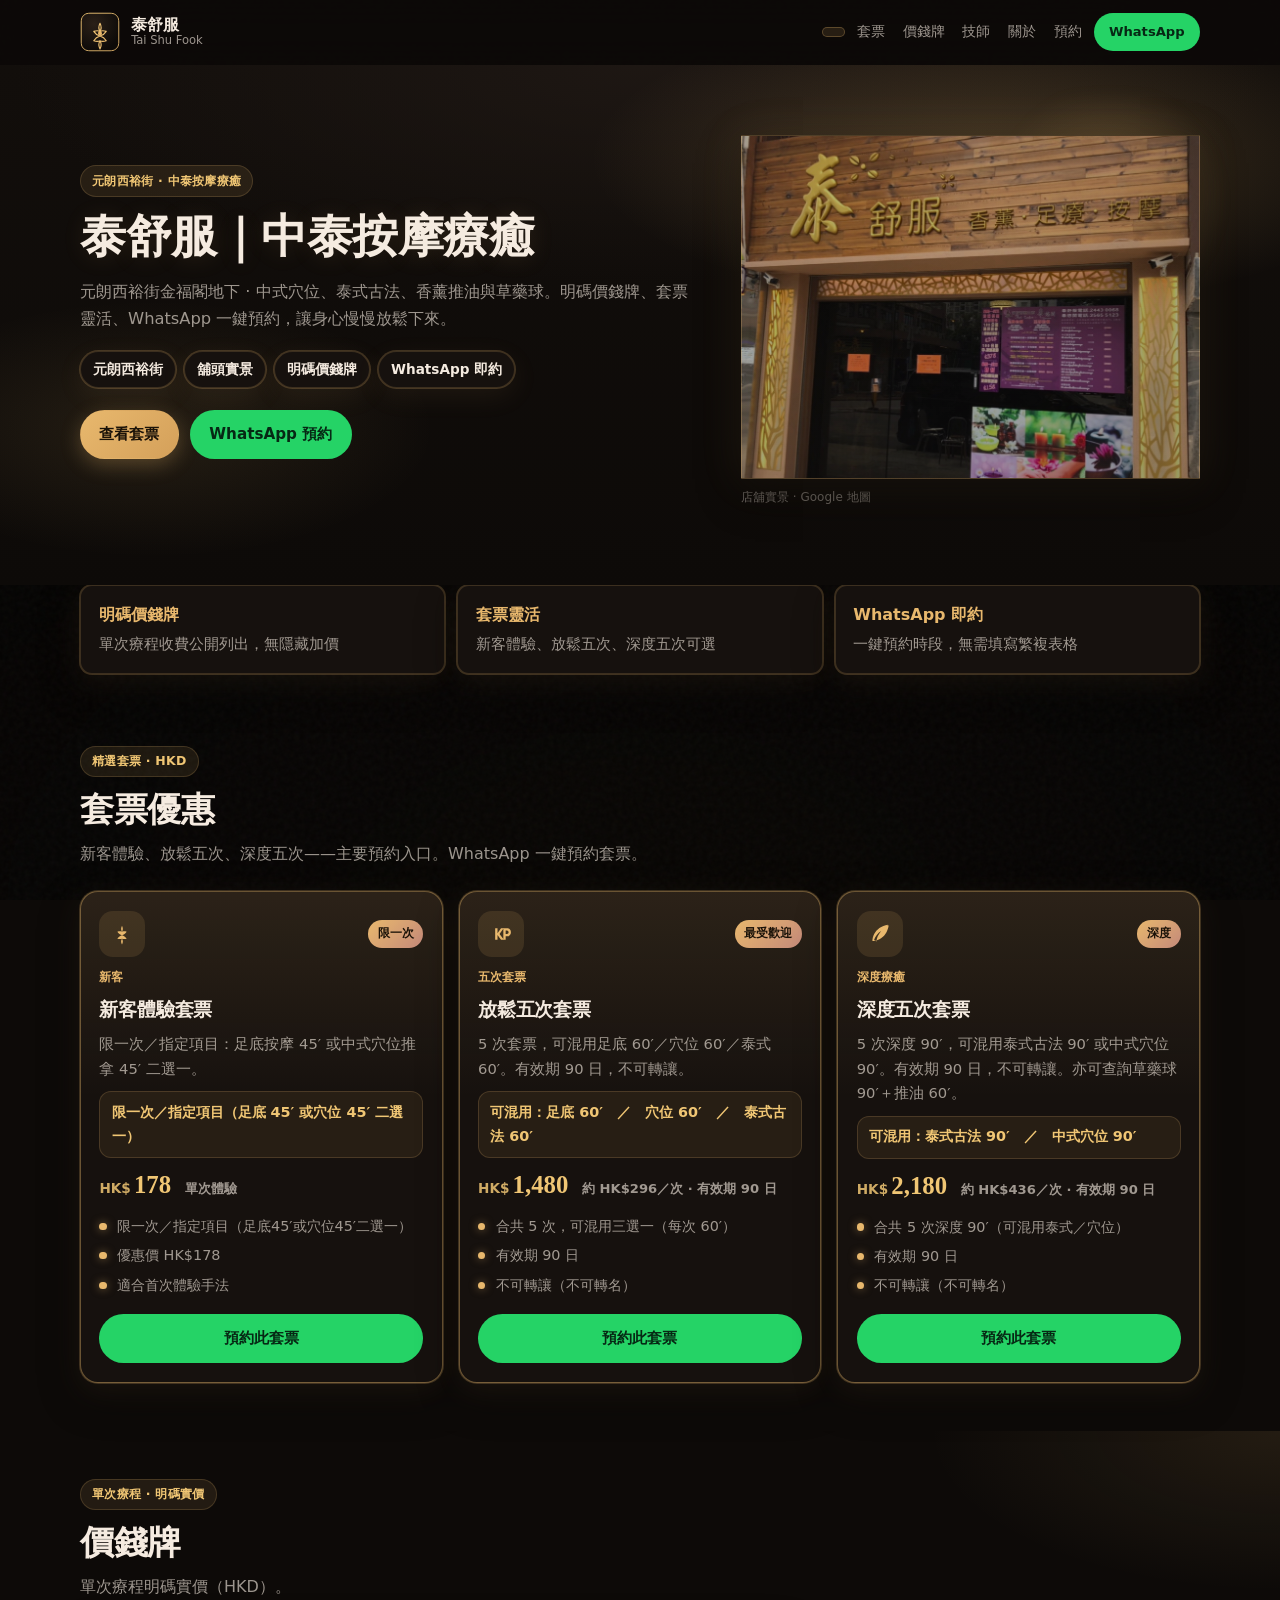
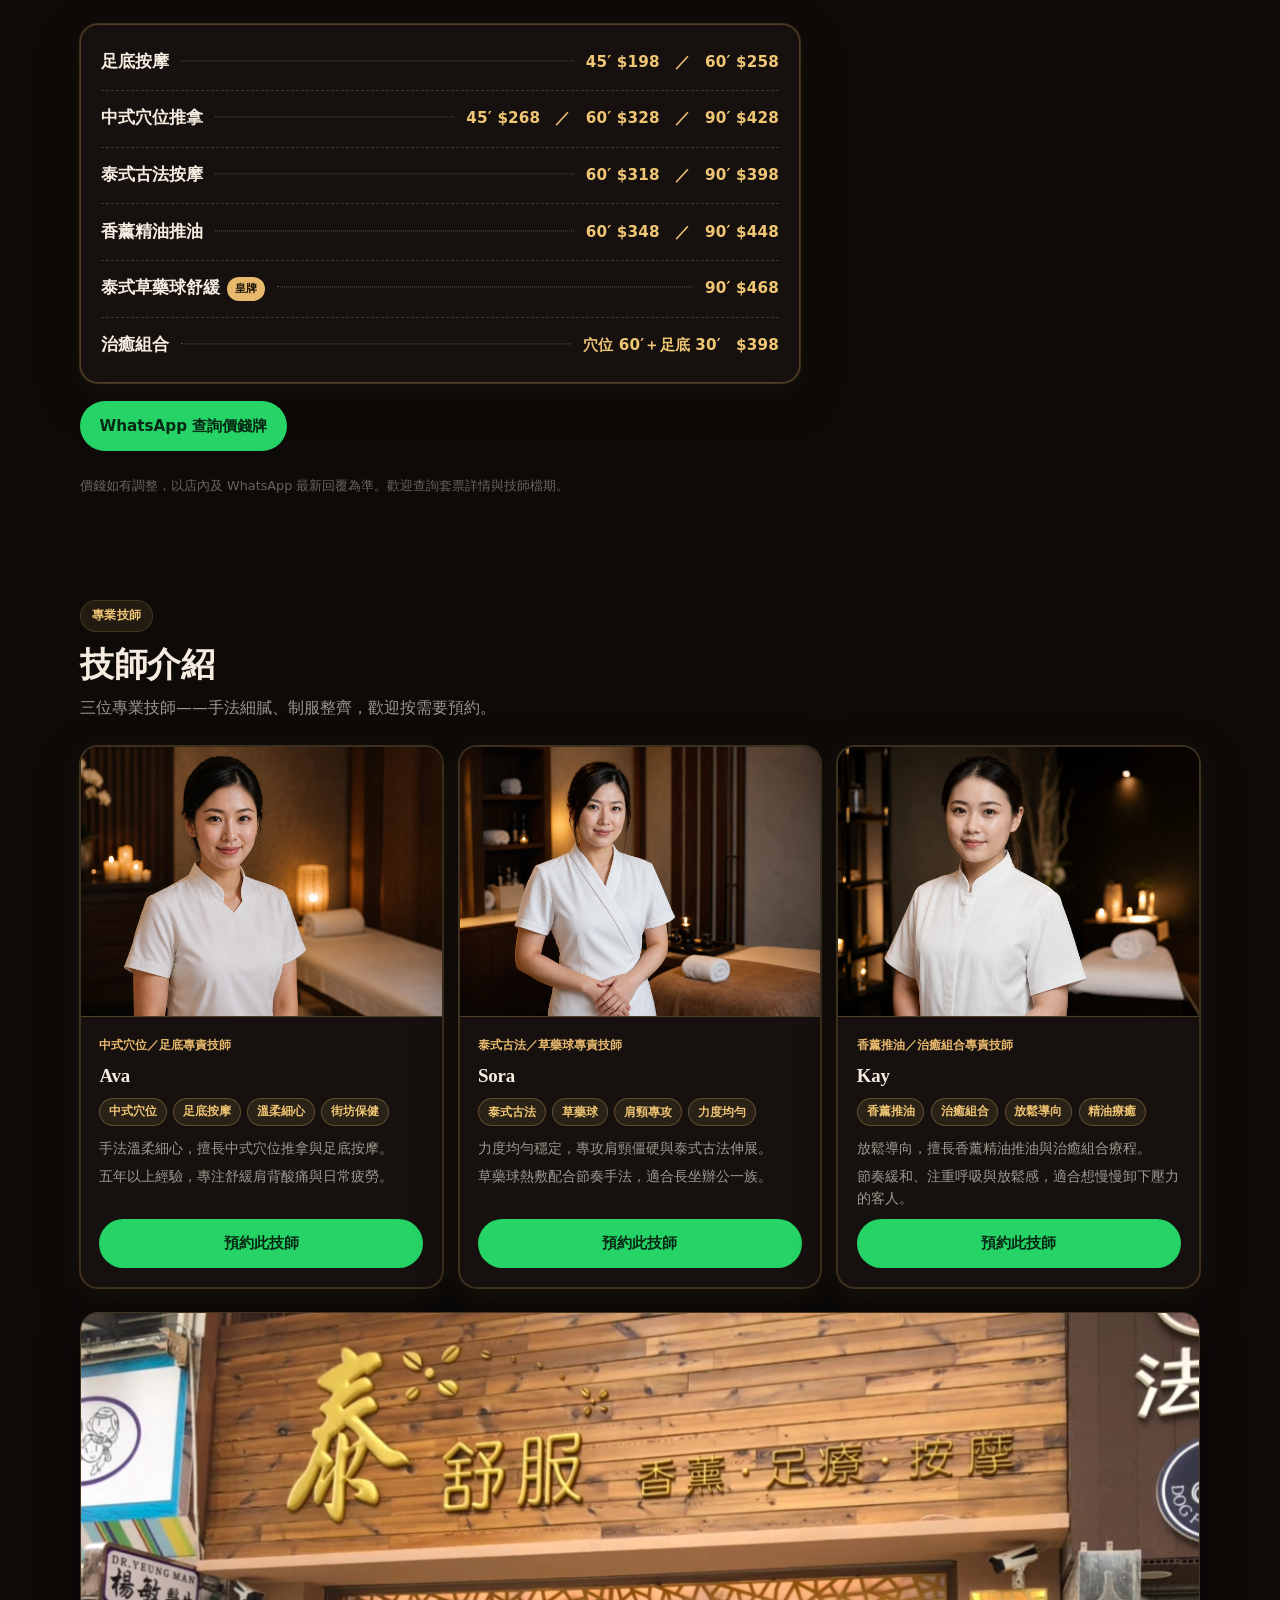
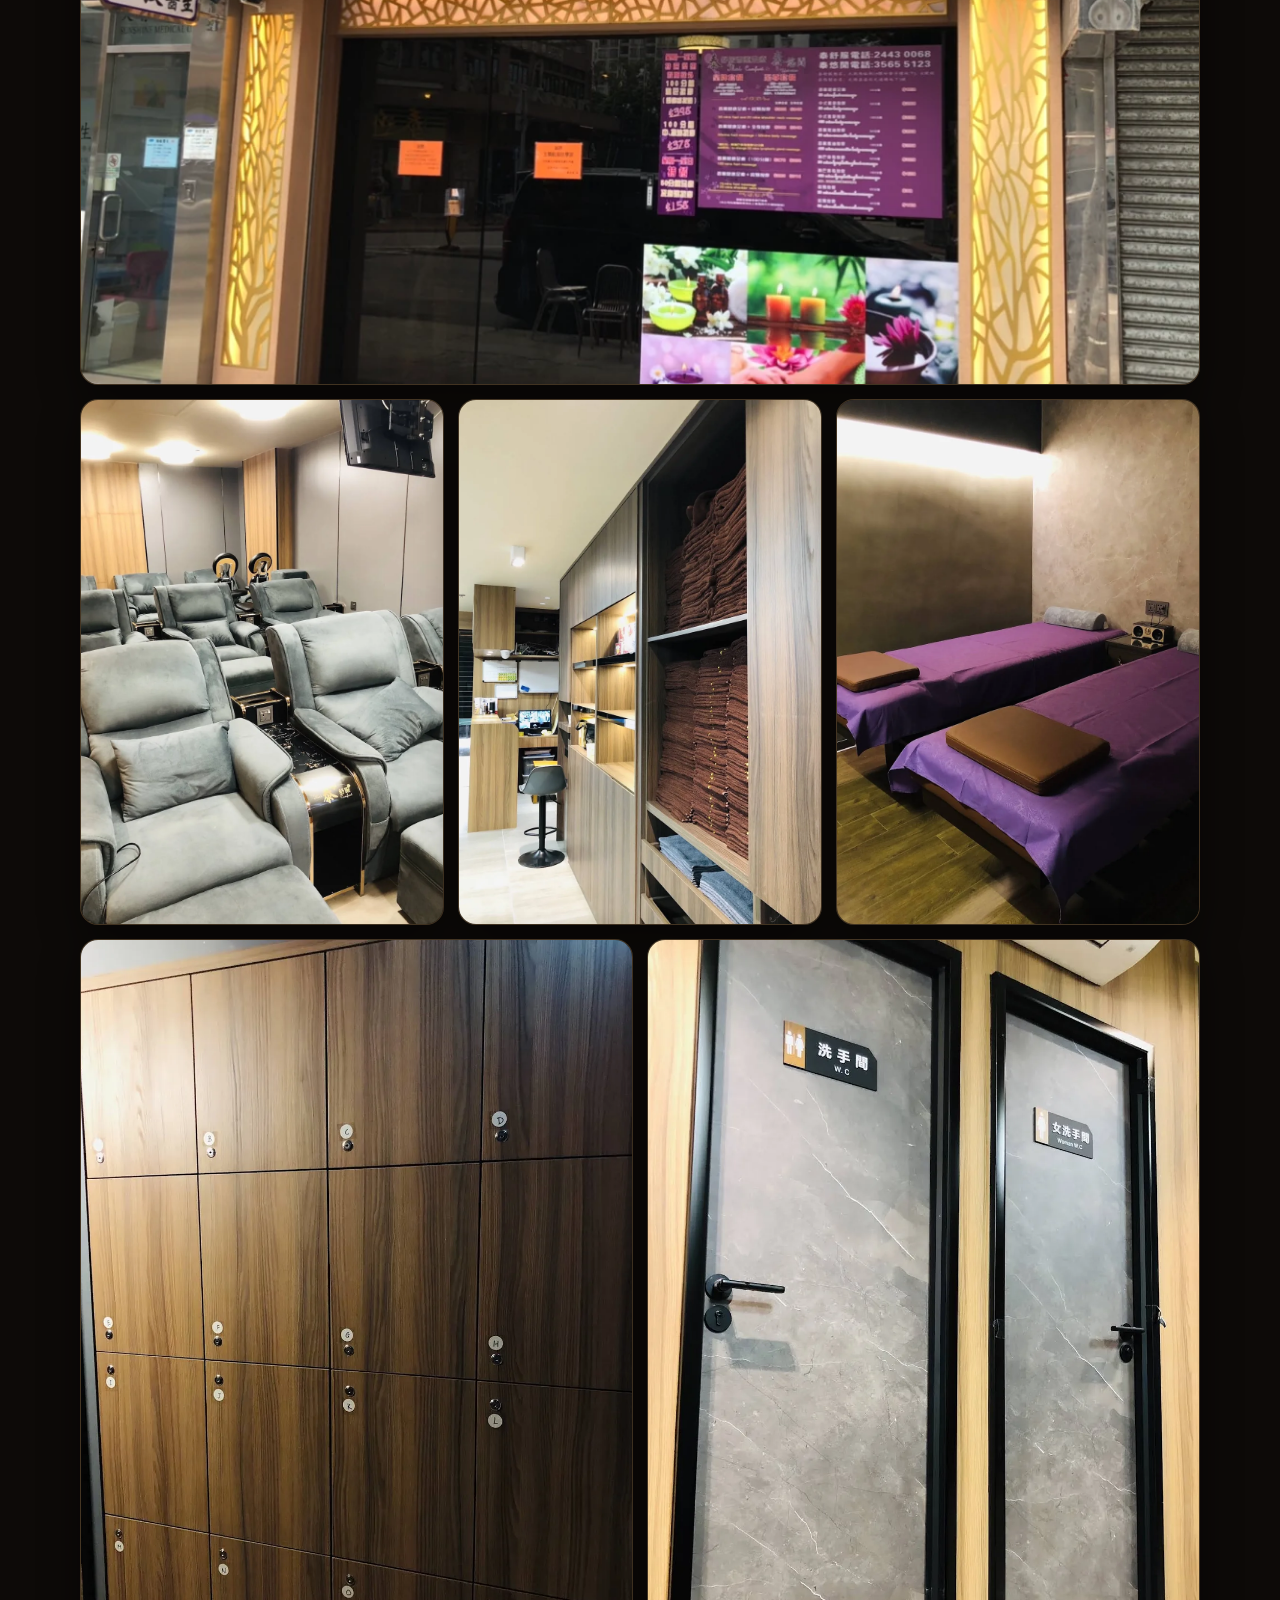
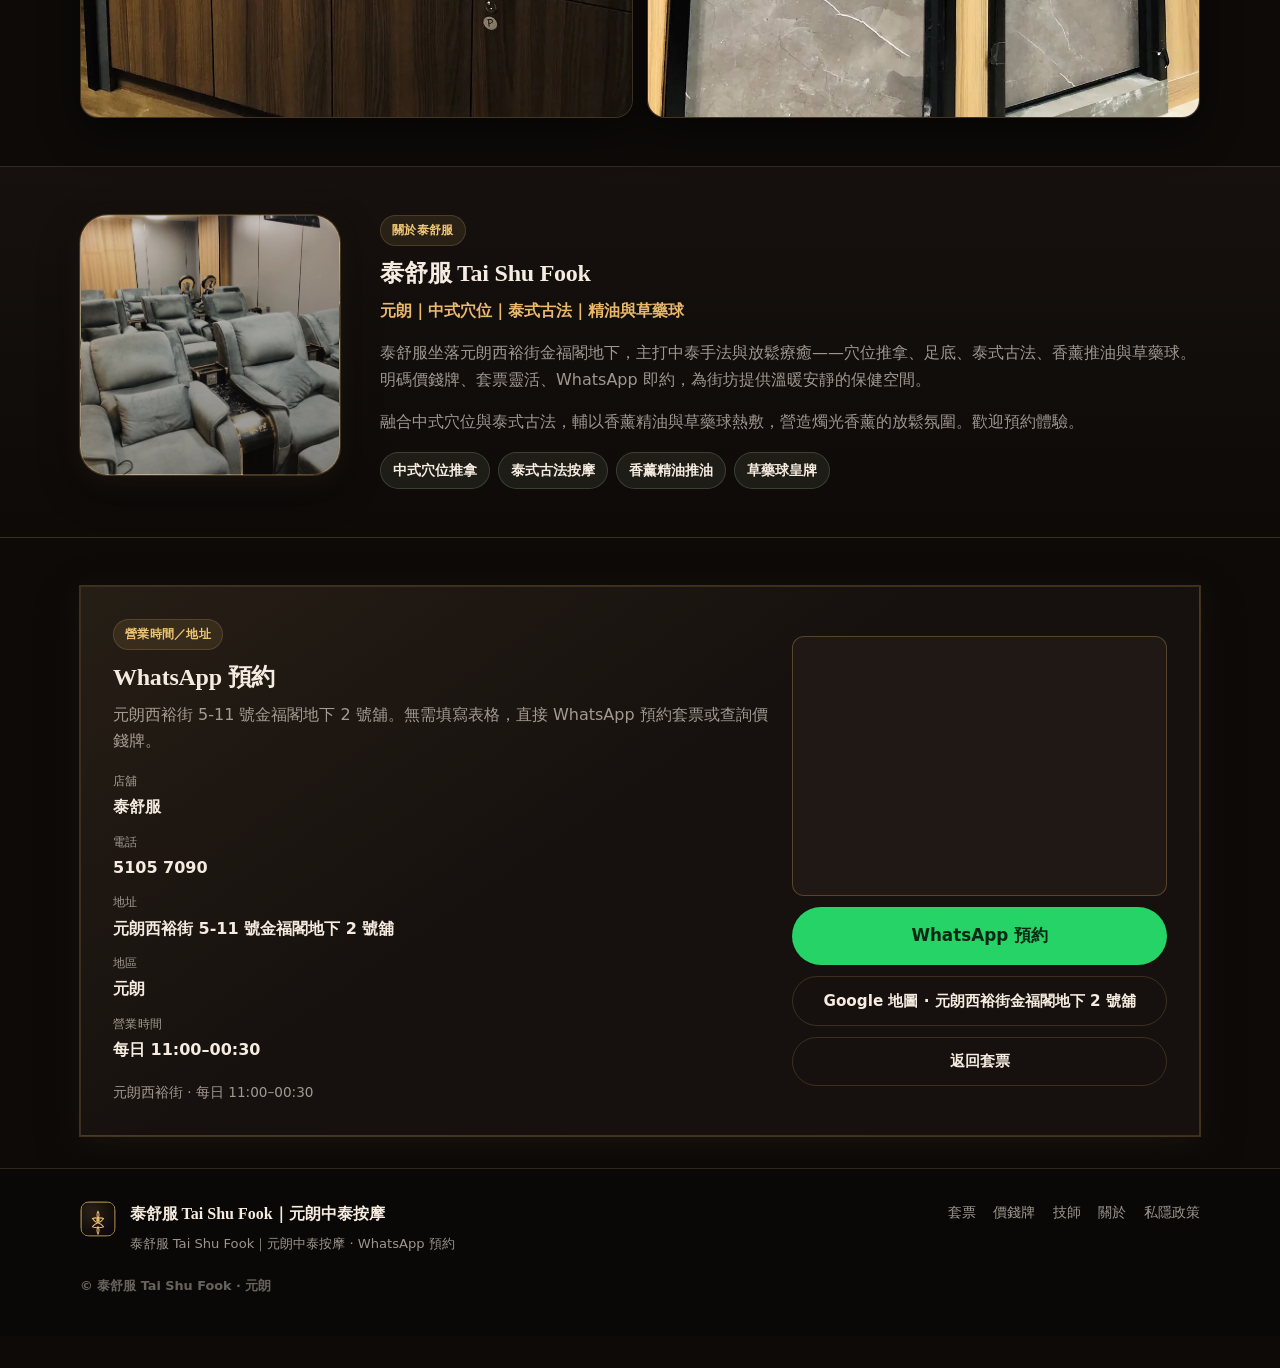
<file: index.html>
<!DOCTYPE html>
<html lang="zh-Hant">
<head>
  <meta charset="utf-8" />
  <meta name="viewport" content="width=device-width, initial-scale=1" />
  <meta name="theme-color" content="#0d0a08" />
  <meta name="description" content="泰舒服位於元朗西裕街金福閣地下，提供中式穴位、泰式古法、香薰推油與草藥球按摩。明碼價錢牌、靈活套票，WhatsApp 一鍵預約。" />
  <meta property="og:title" content="泰舒服｜元朗按摩・中泰推拿・香薰推油" />
  <meta property="og:description" content="泰舒服位於元朗西裕街金福閣地下，提供中式穴位、泰式古法、香薰推油與草藥球按摩。明碼價錢牌、靈活套票，WhatsApp 一鍵預約。" />
  <meta property="og:type" content="website" />
  <title>泰舒服｜元朗按摩・中泰推拿・香薰推油</title>
  <link rel="icon" href="assets/favicon.svg" type="image/svg+xml" />
  <link rel="stylesheet" href="css/site.css" />
  <link rel="stylesheet" href="css/dark-overrides.css" />
</head>
<body>
  <a class="skip-link" href="#main">跳至內容</a>

  <header class="site-header">
    <div class="container header-inner">
      <a class="brand" href="#top" aria-label="泰舒服 Tai Shu Fook">
        <img src="assets/logo.svg" width="40" height="40" alt="" />
        <span class="brand-text">
          <strong data-cms="brandZh">泰舒服</strong>
          <small data-cms="brandEn">Tai Shu Fook</small>
        </span>
      </a>
      <span class="starter-pill" data-cms="starterBadge" hidden></span>
      <nav class="nav-desktop" aria-label="主要">
        <a href="#packages">套票</a>
        <a href="#priceboard">價錢牌</a>
        <a href="#therapists">技師</a>
        <a href="#about">關於</a>
        <a href="#contact">預約</a>
      </nav>
      <a class="btn btn-wa btn-sm header-wa" href="https://wa.me/85251057090" target="_blank" rel="noopener" data-cms-wa>WhatsApp</a>
      <button class="menu-toggle" type="button" aria-expanded="false" aria-controls="drawer" aria-label="開啟選單">
        <span></span><span></span><span></span>
      </button>
    </div>
    <div id="drawer" class="nav-drawer" hidden>
      <nav aria-label="流動選單">
        <a href="#packages">精選套票</a>
        <a href="#priceboard">價錢牌</a>
        <a href="#therapists">技師介紹</a>
        <a href="#about">關於泰舒服</a>
        <a href="#contact">WhatsApp 預約</a>
      </nav>
    </div>
  </header>

  <main id="main">
    <section id="top" class="hero">
      <div class="hero-bg" aria-hidden="true"></div>
      <div class="container hero-grid">
        <div class="hero-copy">
          <p class="eyebrow" data-cms="heroEyebrow">元朗西裕街 · 中泰按摩療癒</p>
          <h1 data-cms="heroTitle">泰舒服｜中泰按摩療癒</h1>
          <p class="lede" data-cms="heroLede">元朗西裕街金福閣地下 · 中式穴位、泰式古法、香薰推油與草藥球。明碼價錢牌、套票靈活、WhatsApp 一鍵預約，讓身心慢慢放鬆下來。</p>
          <ul class="hero-chips" data-cms="heroChips">
            <li>元朗西裕街</li>
            <li>舖頭實景</li>
            <li>明碼價錢牌</li>
            <li>WhatsApp 即約</li>
          </ul>
          <div class="hero-cta">
            <a class="btn btn-primary" href="#packages">查看套票</a>
            <a class="btn btn-wa" href="https://wa.me/85251057090" target="_blank" rel="noopener" data-cms-wa>WhatsApp 預約</a>
          </div>
          <p class="demo-banner" data-cms="templateNote" hidden></p>
        </div>
        <div class="hero-visual">
          <div class="hero-photo" role="img" aria-label="泰舒服元朗店舖門面"></div>
          <p class="photo-credit" data-cms="heroCredit">店舖實景 · Google 地圖</p>
        </div>
      </div>
    </section>

    <section class="trust-section" aria-label="信任重點">
      <div class="container">
        <ul class="trust-list" data-cms="trust"></ul>
      </div>
    </section>

    <section id="packages" class="section packages-section">
      <div class="container">
        <header class="section-head">
          <p class="eyebrow">精選套票 · HKD</p>
          <h2>套票優惠</h2>
          <p class="section-lede">新客體驗、放鬆五次、深度五次——主要預約入口。WhatsApp 一鍵預約套票。</p>
        </header>
        <div class="pkg-grid featured-grid" data-cms="packages"></div>
      </div>
    </section>

    <section id="priceboard" class="section priceboard-section">
      <div class="container">
        <header class="section-head">
          <p class="eyebrow">單次療程 · 明碼實價</p>
          <h2 data-cms="priceBoardHeading">價錢牌</h2>
          <p class="section-lede" data-cms="priceBoardLede">單次療程明碼實價（HKD）。</p>
        </header>
        <div class="menu-board-wrap" data-cms="priceBoard"></div>
        <p class="pricing-footnote" data-cms="pricingFootnote"></p>
      </div>
    </section>

    <section id="therapists" class="section therapists-section">
      <div class="container">
        <header class="section-head">
          <p class="eyebrow" data-cms="therapistsEyebrow">專業技師</p>
          <h2 data-cms="therapistsHeading">技師介紹</h2>
          <p class="section-lede" data-cms="therapistsLede">三位專業技師——手法細膩、制服整齊，歡迎按需要預約。</p>
        </header>
        <div class="therapist-grid" data-cms="therapists"></div>
        <div class="shop-gallery" data-cms="shopGallery" aria-label="店舖實景"></div>
      </div>
    </section>

    <section id="about" class="section about-section">
      <div class="container about-grid">
        <div class="about-portrait">
          <div class="about-avatar" data-cms="aboutPhoto" role="img" aria-label="泰舒服元朗店舖外觀"><span>泰</span></div>
        </div>
        <div class="about-copy">
          <p class="eyebrow" data-cms="aboutKicker">關於泰舒服</p>
          <h2 data-cms="aboutName">泰舒服 Tai Shu Fook</h2>
          <p class="about-role" data-cms="aboutRole">元朗｜中式穴位｜泰式古法｜精油與草藥球</p>
          <p data-cms="aboutBio"></p>
          <p data-cms="aboutBio2"></p>
          <ul class="about-highlights" data-cms="aboutHighlights"></ul>
        </div>
      </div>
    </section>

    <section id="contact" class="section contact-section">
      <div class="container contact-card">
        <div>
          <p class="eyebrow">營業時間／地址</p>
          <h2 data-cms="contactHeading">WhatsApp 預約</h2>
          <p data-cms="contactBody">元朗西裕街 5-11 號金福閣地下 2 號舖。無需填寫表格，直接 WhatsApp 預約套票或查詢價錢牌。</p>
          <dl class="contact-meta">
            <div>
              <dt>店舖</dt>
              <dd data-cms="contactTitle">泰舒服</dd>
            </div>
            <div>
              <dt>電話</dt>
              <dd><span data-cms="phoneDisplay">5105 7090</span></dd>
            </div>
            <div>
              <dt>地址</dt>
              <dd data-cms="address">元朗西裕街 5-11 號金福閣地下 2 號舖</dd>
            </div>
            <div>
              <dt>地區</dt>
              <dd data-cms="area">元朗</dd>
            </div>
            <div>
              <dt>營業時間</dt>
              <dd data-cms="hours">每日 11:00–00:30</dd>
            </div>
          </dl>
          <p class="demo-note" data-cms="demoNote" hidden></p>
          <p class="contact-tagline" data-cms="contactTagline">元朗西裕街 · 每日 11:00–00:30</p>
        </div>
        <div class="contact-actions">
          <iframe class="maps-embed" data-cms="mapsEmbed" title="泰舒服 Google 地圖" src="https://www.google.com/maps?q=22.4420497,114.0265905&hl=zh-HK&z=17&output=embed" loading="lazy" referrerpolicy="no-referrer-when-downgrade"></iframe>
          <a class="btn btn-wa btn-lg" href="https://wa.me/85251057090" target="_blank" rel="noopener" data-cms-wa>WhatsApp 預約</a>
          <a class="btn btn-ghost" href="https://maps.app.goo.gl/AGKSUeXps7ZLtECc6" target="_blank" rel="noopener" data-cms-maps>Google 地圖</a>
          <a class="btn btn-ghost" href="#packages">返回套票</a>
        </div>
      </div>
    </section>
  </main>

  <footer class="site-footer">
    <div class="container footer-inner">
      <div class="footer-brand">
        <img src="assets/logo.svg" width="36" height="36" alt="" />
        <div>
          <strong data-cms="brandTagline">泰舒服 Tai Shu Fook｜元朗中泰按摩</strong>
          <p data-cms="footerTag">泰舒服 Tai Shu Fook｜元朗中泰按摩 · WhatsApp 預約</p>
        </div>
      </div>
      <nav class="footer-nav" aria-label="頁尾">
        <a href="#packages">套票</a>
        <a href="#priceboard">價錢牌</a>
        <a href="#therapists">技師</a>
        <a href="#about">關於</a>
        <a href="privacy.html">私隱政策</a>
      </nav>
      <p class="footer-stamp">© 泰舒服 Tai Shu Fook · 元朗</p>
    </div>
  </footer>

  <a class="sticky-wa is-visible" href="https://wa.me/85251057090" target="_blank" rel="noopener" data-cms-wa aria-label="WhatsApp 預約">
    <svg viewBox="0 0 32 32" aria-hidden="true"><path fill="currentColor" d="M16 3C9.4 3 4 8.2 4 14.6c0 2.3.7 4.4 1.9 6.2L4 29l8.4-1.9c1.7.9 3.6 1.4 5.6 1.4 6.6 0 12-5.2 12-11.6S22.6 3 16 3zm0 21.1c-1.7 0-3.3-.4-4.7-1.2l-.3-.2-5 .1 1.1-4.8-.2-.3A9 9 0 0 1 7 14.6C7 9.9 11 6.1 16 6.1s9 3.8 9 8.5-4 9.5-9 9.5zm5-6.5c-.3-.1-1.6-.8-1.8-.9-.2-.1-.4-.1-.6.1-.2.3-.7.9-.8 1.1-.1.2-.3.2-.5.1-1.5-.7-2.5-1.2-3.5-2.8-.3-.4.3-.4.8-1.3.1-.2 0-.3 0-.5l-.8-1.9c-.2-.5-.4-.4-.6-.4h-.5c-.2 0-.5.1-.7.3-.2.3-.9.9-.9 2.1s.9 2.5 1 2.6c.1.2 1.8 2.9 4.5 3.9 1.6.6 2.2.7 3 .6.5-.1 1.6-.6 1.8-1.3.2-.6.2-1.2.1-1.3-.1-.1-.3-.2-.6-.3z"/></svg>
    <span>WhatsApp</span>
  </a>

  <script src="js/content.js" defer></script>
  <script src="js/site.js" defer></script>
</body>
</html>
</file>
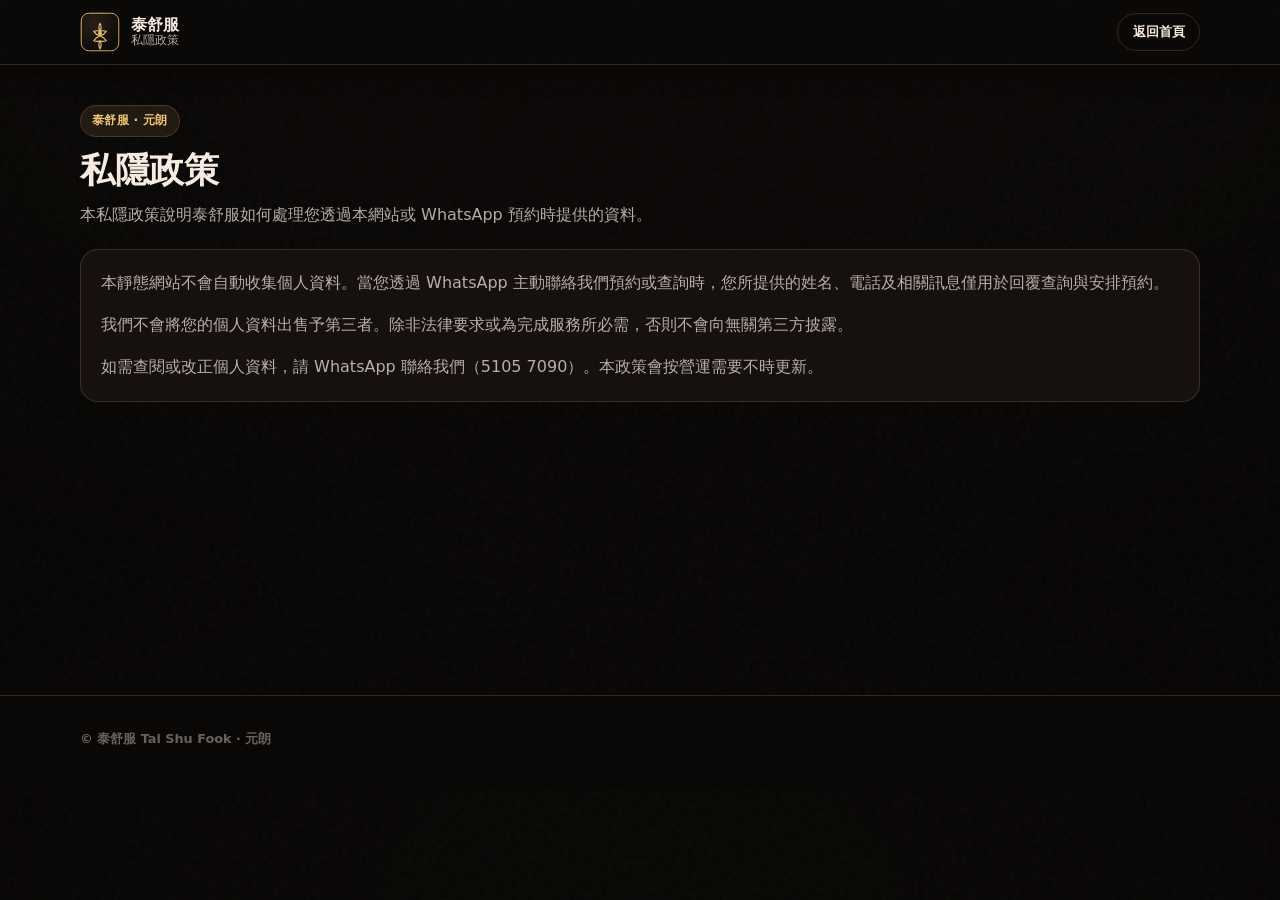
<file: privacy.html>
<!DOCTYPE html>
<html lang="zh-Hant">
<head>
  <meta charset="utf-8" />
  <meta name="viewport" content="width=device-width, initial-scale=1" />
  <meta name="theme-color" content="#0d0a08" />
  <title>私隱政策｜泰舒服</title>
  <link rel="icon" href="assets/favicon.svg" type="image/svg+xml" />
  <link rel="stylesheet" href="css/site.css" />
  <link rel="stylesheet" href="css/dark-overrides.css" />
</head>
<body>
  <header class="site-header is-scrolled">
    <div class="container header-inner">
      <a class="brand" href="index.html">
        <img src="assets/logo.svg" width="40" height="40" alt="" />
        <span class="brand-text">
          <strong>泰舒服</strong>
          <small>私隱政策</small>
        </span>
      </a>
      <a class="btn btn-ghost btn-sm" href="index.html">返回首頁</a>
    </div>
  </header>
  <main class="privacy-page">
    <div class="container">
      <p class="eyebrow">泰舒服 · 元朗</p>
      <h1>私隱政策</h1>
      <p>本私隱政策說明泰舒服如何處理您透過本網站或 WhatsApp 預約時提供的資料。</p>
      <div class="card">
        <p>本靜態網站不會自動收集個人資料。當您透過 WhatsApp 主動聯絡我們預約或查詢時，您所提供的姓名、電話及相關訊息僅用於回覆查詢與安排預約。</p>
        <p>我們不會將您的個人資料出售予第三者。除非法律要求或為完成服務所必需，否則不會向無關第三方披露。</p>
        <p style="margin-bottom:0">如需查閱或改正個人資料，請 WhatsApp 聯絡我們（5105 7090）。本政策會按營運需要不時更新。</p>
      </div>
    </div>
  </main>
  <footer class="site-footer">
    <div class="container">
      <p class="footer-stamp">© 泰舒服 Tai Shu Fook · 元朗</p>
    </div>
  </footer>
</body>
</html>
</file>
<file: css/site.css>
:root{--bg:#0d0a08;--surface:#16110e;--surface-2:#1f1814;--ink:#f5ebe0;--muted:rgba(245,235,224,0.72);--sage:#8a9f7a;--sage-dark:#6f8464;--clay:#c4897a;--gold:#e8b86d;--gold-soft:#f0c674;--wa:#25d366;--line:rgba(232,184,109,0.18);--radius:18px;--radius-sm:12px;--shadow:0 14px 40px rgba(0,0,0,0.45);--glow-amber:0 0 0 1px rgba(232,184,109,0.22),0 8px 28px rgba(232,184,109,0.08);--max:1120px;--header-h:64px;--font:"Segoe UI","PingFang HK","PingFang TC","Noto Sans TC","Microsoft JhengHei",system-ui,sans-serif;--serif:"Iowan Old Style","Palatino Linotype","Songti TC","Noto Serif TC",Georgia,serif}*,*::before,*::after{box-sizing:border-box}html{scroll-behavior:smooth;scroll-padding-top:calc(var(--header-h)+0.75rem)}body{margin:0;font-family:var(--font);background:var(--bg);color:var(--ink);line-height:1.65;-webkit-font-smoothing:antialiased;padding-bottom:6.25rem;position:relative}body::before{content:"";pointer-events:none;position:fixed;inset:0;z-index:0;background:radial-gradient(ellipse 90% 70% at 50% 0%,transparent 40%,rgba(0,0,0,0.45) 100%),radial-gradient(ellipse 60% 50% at 50% 100%,transparent 30%,rgba(0,0,0,0.35) 100%);opacity:0.85}body::after{content:"";pointer-events:none;position:fixed;inset:0;z-index:0;opacity:0.035;background-image:url("data:image/svg+xml,%3Csvg viewBox='0 0 200 200' xmlns='http://www.w3.org/2000/svg'%3E%3Cfilter id='n'%3E%3CfeTurbulence type='fractalNoise' baseFrequency='0.85' numOctaves='4' stitchTiles='stitch'/%3E%3C/filter%3E%3Crect width='100%25' height='100%25' filter='url(%23n)'/%3E%3C/svg%3E")}body>*{position:relative;z-index:1}img{max-width:100%;display:block}a{color:inherit;text-decoration:none}ul,ol{margin:0;padding:0;list-style:none}h1,h2,h3{font-family:var(--serif);line-height:1.25;letter-spacing:-0.01em;margin:0 0 0.6rem;color:var(--ink)}p{margin:0 0 1rem;color:var(--muted)}.container{width:min(100% - 2rem,var(--max));margin-inline:auto}.visually-hidden{position:absolute;width:1px;height:1px;padding:0;margin:-1px;overflow:hidden;clip:rect(0,0,0,0);white-space:nowrap;border:0}.skip-link{position:absolute;left:-999px;top:0;background:var(--gold);color:#1a1208;padding:0.6rem 1rem;z-index:1000}.skip-link:focus{left:1rem;top:1rem}.site-header{position:sticky;top:0;z-index:100;background:rgba(13,10,8,0.78);backdrop-filter:blur(16px) saturate(1.2);border-bottom:1px solid transparent;transition:border-color 0.2s,background 0.2s}.site-header.is-scrolled{border-bottom-color:var(--line);background:rgba(13,10,8,0.92);box-shadow:0 8px 24px rgba(0,0,0,0.35)}.header-inner{display:flex;align-items:center;gap:0.75rem;min-height:var(--header-h)}.brand{display:flex;align-items:center;gap:0.7rem;margin-right:auto}.brand img{border-radius:10px}.brand-text{display:flex;flex-direction:column;line-height:1.15}.brand-text strong{font-family:var(--serif);font-size:0.98rem;color:var(--ink)}.brand-text small{color:var(--muted);font-size:0.72rem}.nav-desktop{display:none;gap:1.1rem;font-size:0.9rem;color:var(--muted)}.nav-desktop a:hover{color:var(--gold)}.menu-toggle{width:42px;height:42px;border:1px solid var(--line);border-radius:12px;background:var(--surface);display:grid;place-content:center;gap:5px;cursor:pointer;padding:0}.menu-toggle span{display:block;width:18px;height:2px;background:var(--ink);border-radius:2px}.nav-drawer{border-top:1px solid var(--line);background:var(--surface)}.nav-drawer nav{display:grid;gap:0.25rem;padding:0.75rem 1rem 1rem}.nav-drawer a{padding:0.85rem 0.9rem;border-radius:12px;background:var(--surface-2);color:var(--ink);border:1px solid transparent}.nav-drawer a:hover{border-color:var(--line);color:var(--gold)}body.nav-open{overflow:hidden}.header-wa{display:none}.starter-pill{display:none;font-size:0.7rem;font-weight:700;color:var(--gold-soft);background:rgba(232,184,109,0.12);border:1px solid rgba(232,184,109,0.28);padding:0.28rem 0.65rem;border-radius:999px;white-space:nowrap}.btn{display:inline-flex;align-items:center;justify-content:center;gap:0.45rem;min-height:46px;padding:0.7rem 1.15rem;border-radius:999px;border:1px solid transparent;font-weight:700;font-size:0.95rem;cursor:pointer;transition:transform 0.15s,background 0.15s,border-color 0.15s,box-shadow 0.15s}.btn:hover{transform:translateY(-1px)}.btn-sm{min-height:38px;padding:0.45rem 0.9rem;font-size:0.82rem}.btn-lg{min-height:54px;padding:0.9rem 1.4rem;font-size:1.05rem}.btn-primary{background:linear-gradient(135deg,#e8b86d,#d4a05a);color:#1a1208;box-shadow:0 6px 20px rgba(232,184,109,0.28)}.btn-primary:hover{background:linear-gradient(135deg,#f0c674,#e8b86d);box-shadow:0 8px 26px rgba(232,184,109,0.38)}.btn-wa{background:var(--wa);color:#062814}.btn-wa:hover{filter:brightness(1.05)}.btn-ghost{background:transparent;border-color:var(--line);color:var(--ink)}.btn-ghost:hover{border-color:var(--gold);color:var(--gold)}.hero{position:relative;padding:2rem 0 2.5rem;overflow:hidden}.hero-bg{position:absolute;inset:0;background:radial-gradient(ellipse 55% 50% at 78% 18%,rgba(232,184,109,0.22),transparent 58%),radial-gradient(ellipse 40% 45% at 12% 70%,rgba(240,198,116,0.1),transparent 55%),radial-gradient(ellipse 35% 30% at 55% 90%,rgba(196,137,122,0.08),transparent 50%),radial-gradient(ellipse 70% 60% at 50% 0%,rgba(31,24,20,0.9),transparent 70%),linear-gradient(180deg,#120e0b,var(--bg));pointer-events:none}.hero-grid{position:relative;display:grid;gap:1.75rem}.eyebrow{display:inline-block;margin:0 0 0.75rem;padding:0.28rem 0.7rem;border-radius:999px;border:1px solid var(--line);background:rgba(232,184,109,0.1);color:var(--gold-soft);font-size:0.78rem;font-weight:700;letter-spacing:0.02em}.hero h1{font-size:clamp(1.85rem,6vw,2.85rem);margin-bottom:0.85rem;text-shadow:0 2px 24px rgba(232,184,109,0.12)}.lede{font-size:1.02rem;max-width:40rem}.hero-chips{display:flex;flex-wrap:wrap;gap:0.5rem;margin:1.1rem 0 1.35rem}.hero-chips li{padding:0.4rem 0.75rem;border-radius:999px;background:var(--surface);border:1px solid var(--line);color:var(--ink);font-size:0.85rem;font-weight:600;box-shadow:var(--glow-amber)}.hero-cta{display:flex;flex-wrap:wrap;gap:0.7rem;margin-bottom:1.1rem}.demo-banner{font-size:0.82rem;color:var(--muted);border-left:3px solid var(--gold);padding-left:0.85rem;margin:0}.hero-visual{position:relative}.hero-visual::before{content:"";position:absolute;width:55%;height:55%;right:-8%;top:-10%;background:radial-gradient(circle,rgba(232,184,109,0.28),transparent 70%);filter:blur(8px);pointer-events:none;z-index:0}.hero-photo{position:relative;z-index:1;aspect-ratio:4 / 3;border-radius:calc(var(--radius)+4px);background:linear-gradient(160deg,rgba(13,10,8,0.35),rgba(13,10,8,0.55)),url("../assets/shop/storefront.jpg") center / cover no-repeat,linear-gradient(135deg,#1f1814,#0d0a08);border:1px solid rgba(232,184,109,0.28);box-shadow:var(--shadow),0 0 40px rgba(232,184,109,0.12),inset 0 0 60px rgba(13,10,8,0.25)}.photo-credit{margin:0.55rem 0 0;font-size:0.75rem;color:rgba(245,235,224,0.4)}.trust-section{padding:0 0 1.5rem}.trust-list{display:grid;gap:0.75rem}.trust-list li{background:var(--surface);border:1px solid var(--line);border-radius:var(--radius-sm);padding:1rem 1.1rem;display:grid;gap:0.25rem;box-shadow:var(--glow-amber)}.trust-list strong{color:var(--gold);font-size:1rem}.trust-list span{color:var(--muted);font-size:0.92rem}.section{padding:3rem 0}.section-head{margin-bottom:1.5rem;max-width:40rem}.section-head h2{font-size:clamp(1.55rem,4vw,2.1rem)}.section-lede{margin:0}.subhead{margin:2.25rem 0 1rem;font-size:1.15rem;color:var(--ink);font-family:var(--serif)}.pricing-footnote{margin-top:1.5rem;font-size:0.8rem;color:rgba(245,235,224,0.45)}.pkg-grid{display:grid;gap:1rem}.pkg-card{background:var(--surface);border:1px solid var(--line);border-radius:var(--radius);padding:1.15rem;display:flex;flex-direction:column;gap:0.65rem;box-shadow:var(--shadow)}.pkg-card.featured{border-color:rgba(232,184,109,0.4);background:linear-gradient(180deg,rgba(232,184,109,0.1),transparent 42%),var(--surface);box-shadow:var(--glow-amber),var(--shadow)}.pkg-card-top{display:flex;align-items:center;gap:0.75rem;justify-content:space-between}.pkg-icon{width:46px;height:46px;border-radius:14px;display:grid;place-items:center;background:rgba(232,184,109,0.12);color:var(--gold)}.pkg-icon svg{width:28px;height:28px}.card-badge{font-size:0.72rem;font-weight:800;color:#1a1208;background:linear-gradient(135deg,var(--gold),var(--clay));padding:0.28rem 0.6rem;border-radius:999px}.pkg-cat{margin:0;font-size:0.78rem;color:var(--gold);font-weight:700}.pkg-card h3{font-size:1.2rem;margin:0}.pkg-summary{margin:0;font-size:0.92rem}.tier-list{display:grid;gap:0.45rem;margin:0.2rem 0}.tier-list li{display:grid;grid-template-columns:1fr auto;grid-template-areas:"label price" "note note";gap:0.1rem 0.75rem;padding:0.55rem 0.7rem;border-radius:12px;background:var(--surface-2);border:1px solid rgba(232,184,109,0.1)}.tier-label{grid-area:label;font-weight:700;font-size:0.9rem}.tier-price{grid-area:price;font-weight:800;color:var(--gold-soft);font-size:1.05rem}.tier-price .currency{font-size:0.75rem;margin-right:0.15rem;opacity:0.85}.tier-note{grid-area:note;font-size:0.78rem;color:var(--muted);min-height:0.9em}.pkg-bullets{display:grid;gap:0.35rem;margin:0.15rem 0 0.35rem}.pkg-bullets li{position:relative;padding-left:1.1rem;color:var(--muted);font-size:0.9rem}.pkg-bullets li::before{content:"";position:absolute;left:0;top:0.55em;width:0.45rem;height:0.45rem;border-radius:50%;background:var(--gold);box-shadow:0 0 8px rgba(232,184,109,0.5)}.pkg-card .btn{margin-top:auto;width:100%}.price-list-section{margin-top:0.5rem}.price-table{background:var(--surface);border:1px solid var(--line);border-radius:var(--radius);overflow:hidden;box-shadow:var(--shadow)}.price-table-head,.price-table-row{display:grid;grid-template-columns:1fr;gap:0.35rem;padding:1rem 1.1rem}.price-table-head{display:none;background:var(--surface-2);font-size:0.78rem;font-weight:700;color:var(--muted);text-transform:uppercase;letter-spacing:0.04em}.price-table-row{border-top:1px solid var(--line)}.price-table-row:first-of-type{border-top:0}.pt-name{display:flex;flex-wrap:wrap;align-items:baseline;gap:0.4rem 0.6rem}.pt-name strong{font-family:var(--serif);font-size:1.05rem;color:var(--ink)}.pt-en{width:100%;font-size:0.78rem;color:var(--muted)}.list-badge{font-size:0.68rem;font-weight:800;color:#1a1208;background:var(--gold);padding:0.2rem 0.5rem;border-radius:999px}.pt-duration{font-size:0.9rem;color:var(--muted)}.pt-price{font-weight:800;color:var(--gold-soft);font-size:1.02rem}.pt-action .btn{width:100%;margin-top:0.35rem}.about-section{background:linear-gradient(180deg,var(--surface) 0%,var(--bg) 100%);border-block:1px solid var(--line)}.about-grid{display:grid;gap:1.5rem;align-items:start}.about-avatar{width:min(100%,260px);aspect-ratio:1;border-radius:28px;display:grid;place-items:center;background:radial-gradient(circle at 30% 25%,rgba(232,184,109,0.35),transparent 45%),radial-gradient(circle at 70% 80%,rgba(138,159,122,0.15),transparent 50%),linear-gradient(145deg,#1f1814,#16110e);border:1px solid rgba(232,184,109,0.28);box-shadow:var(--glow-amber),var(--shadow);color:var(--gold);font-family:var(--serif);font-size:2.6rem;font-weight:700;letter-spacing:0.02em}.about-role{color:var(--gold);font-weight:700;margin-bottom:1rem}.about-highlights{display:flex;flex-wrap:wrap;gap:0.5rem;margin:1rem 0 0}.about-highlights li{padding:0.4rem 0.75rem;border-radius:999px;background:rgba(138,159,122,0.12);border:1px solid rgba(138,159,122,0.28);font-size:0.85rem;font-weight:600;color:var(--ink)}.contact-section{padding-bottom:2rem}.contact-card{display:grid;gap:1.5rem;padding:1.4rem;border-radius:calc(var(--radius)+4px);background:linear-gradient(145deg,rgba(232,184,109,0.08),transparent 45%),var(--surface);border:1px solid var(--line);box-shadow:var(--glow-amber),var(--shadow)}.contact-meta{display:grid;gap:0.75rem;margin:1.1rem 0}.contact-meta div{display:grid;gap:0.15rem}.contact-meta dt{font-size:0.75rem;color:var(--muted);text-transform:uppercase;letter-spacing:0.04em}.contact-meta dd{margin:0;font-weight:700;color:var(--ink)}.demo-note,.contact-tagline{font-size:0.85rem;margin:0.35rem 0 0}.contact-actions{display:grid;gap:0.7rem;align-content:start}.site-footer{border-top:1px solid var(--line);padding:2rem 0 6rem;background:#0a0806}.footer-inner{display:grid;gap:1.25rem}.footer-brand{display:flex;gap:0.85rem;align-items:flex-start}.footer-brand img{border-radius:10px;flex-shrink:0}.footer-brand strong{display:block;margin-bottom:0.35rem;font-family:var(--serif);color:var(--ink)}.footer-brand p{margin:0;font-size:0.82rem}.footer-nav{display:flex;flex-wrap:wrap;gap:0.85rem 1.1rem;color:var(--muted);font-size:0.9rem}.footer-nav a:hover{color:var(--gold)}.footer-stamp{margin:0;font-size:0.8rem;color:rgba(245,235,224,0.4);font-weight:600}.sticky-wa{position:fixed;right:1rem;bottom:1rem;z-index:90;display:inline-flex;align-items:center;gap:0.45rem;min-height:50px;padding:0.7rem 1rem;border-radius:999px;background:var(--wa);color:#062814;font-weight:800;box-shadow:0 12px 30px rgba(37,211,102,0.35);opacity:0;pointer-events:none;transform:translateY(10px);transition:opacity 0.2s,transform 0.2s}.sticky-wa.is-visible{opacity:1;pointer-events:auto;transform:none}.sticky-wa svg{width:22px;height:22px}.privacy-page{padding:2.5rem 0 4rem;min-height:70vh}.privacy-page h1{font-size:clamp(1.6rem,4vw,2.2rem)}.privacy-page .card{margin-top:1.25rem;padding:1.25rem;border-radius:var(--radius);background:var(--surface);border:1px solid var(--line)}html:not(.cms-ready) [data-cms="featured"],html:not(.cms-ready) [data-cms="priceList"],html:not(.cms-ready) [data-cms="trust"],html:not(.cms-ready) [data-cms="aboutHighlights"]{min-height:2rem}@media (min-width:640px){.trust-list{grid-template-columns:repeat(3,1fr)}.starter-pill{display:inline-flex}.header-wa{display:inline-flex}.price-table-head,.price-table-row{grid-template-columns:1.4fr 1.2fr 1fr auto;align-items:center;gap:0.75rem}.price-table-head{display:grid}.pt-en{width:auto}.pt-action .btn{width:auto;margin-top:0}}@media (min-width:900px){.nav-desktop{display:flex}.menu-toggle{display:none}.hero-grid{grid-template-columns:1.15fr 0.85fr;align-items:center;gap:2.5rem;min-height:28rem}.featured-grid{grid-template-columns:repeat(3,1fr)}.about-grid{grid-template-columns:260px 1fr;gap:2.5rem}.contact-card{grid-template-columns:1.4fr 0.8fr;align-items:center;padding:2rem}.footer-inner{grid-template-columns:1.5fr auto;align-items:start}.footer-stamp{grid-column:1 / -1}body{padding-bottom:2rem}.site-footer{padding-bottom:2.5rem}}@media (prefers-reduced-motion:reduce){html{scroll-behavior:auto}.btn,.sticky-wa,.site-header{transition:none}}.pkg-detail{margin:0;font-size:0.9rem;color:var(--gold-soft);font-weight:600;padding:0.55rem 0.7rem;border-radius:12px;background:rgba(232,184,109,0.08);border:1px solid var(--line)}.pkg-price-block{display:flex;flex-wrap:wrap;align-items:baseline;gap:0.45rem 0.85rem;margin:0.15rem 0}.pkg-price{font-weight:800;color:var(--gold-soft);font-size:1.55rem;font-family:var(--serif);line-height:1.1}.pkg-price .currency{font-size:0.85rem;margin-right:0.2rem;opacity:0.85;font-family:var(--font)}.pkg-price-note{font-size:0.82rem;color:var(--muted);font-weight:600}.priceboard-section{background:radial-gradient(ellipse 50% 40% at 100% 0%,rgba(232,184,109,0.1),transparent 55%),var(--bg)}.menu-board-wrap{max-width:720px}.menu-board{list-style:none;margin:0;padding:1.15rem 1.25rem;background:var(--surface);border:1px solid rgba(232,184,109,0.28);border-radius:var(--radius);box-shadow:var(--glow-amber),var(--shadow)}.menu-row{display:grid;grid-template-columns:1fr;gap:0.25rem;padding:0.85rem 0;border-bottom:1px dashed rgba(232,184,109,0.22)}.menu-row:last-child{border-bottom:0;padding-bottom:0.25rem}.menu-row:first-child{padding-top:0.25rem}.menu-name{display:flex;flex-wrap:wrap;align-items:center;gap:0.45rem}.menu-name strong{font-family:var(--serif);font-size:1.08rem;color:var(--ink);font-weight:700}.menu-badge{font-size:0.68rem;font-weight:800;color:#1a1208;background:var(--gold);padding:0.18rem 0.5rem;border-radius:999px}.menu-dots{display:none}.menu-opts{font-size:0.95rem;font-weight:700;color:var(--gold-soft);letter-spacing:0.01em}.menu-board-cta{margin-top:1.15rem}.menu-board-cta .btn{width:100%}@media (min-width:640px){.menu-row{grid-template-columns:auto 1fr auto;align-items:baseline;gap:0.75rem}.menu-dots{display:block;border-bottom:1px dotted rgba(245,235,224,0.28);min-width:1.5rem;transform:translateY(-0.35em)}.menu-board-cta .btn{width:auto}}.therapists-section{padding-top:2.5rem}.therapist-grid{display:grid;gap:1rem}.therapist-card{padding:0;overflow:hidden;gap:0}.therapist-photo{width:100%;aspect-ratio:4 / 3;overflow:hidden;background:linear-gradient(160deg,rgba(13,10,8,0.2),rgba(13,10,8,0.45)),linear-gradient(135deg,#1f1814,#0d0a08);background-size:cover;background-position:center;border-bottom:1px solid rgba(232,184,109,0.22)}.therapist-photo picture,.therapist-photo img{display:block;width:100%;height:100%}.therapist-photo img{aspect-ratio:4 / 3;object-fit:cover;object-position:center}.therapist-photo--placeholder{background:radial-gradient(circle at 30% 25%,rgba(232,184,109,0.28),transparent 45%),linear-gradient(145deg,#1f1814,#16110e)}.therapist-body{display:flex;flex-direction:column;gap:0.55rem;padding:1.1rem 1.15rem 1.2rem;flex:1}.therapist-card h3{font-size:1.18rem;margin:0}.therapist-role{margin:0}.therapist-chips{display:flex;flex-wrap:wrap;gap:0.4rem;list-style:none;margin:0.1rem 0 0.15rem;padding:0}.therapist-chip{font-size:0.72rem;font-weight:700;color:#f0c674;background:rgba(232,184,109,0.1);border:1px solid rgba(232,184,109,0.28);padding:0.22rem 0.55rem;border-radius:999px}.therapist-bio{display:grid;gap:0.35rem}.therapist-bio p{margin:0;font-size:0.9rem;color:var(--muted);line-height:1.55}.therapist-card .btn{margin-top:auto;width:100%}.shop-ambient{margin-top:1.5rem;border-radius:var(--radius);overflow:hidden;border:1px solid rgba(232,184,109,0.22);background:var(--surface);box-shadow:var(--shadow)}.shop-ambient-photo{width:100%;aspect-ratio:21 / 9;min-height:140px;background:linear-gradient(160deg,rgba(13,10,8,0.25),rgba(13,10,8,0.55)),linear-gradient(135deg,#1f1814,#0d0a08);background-size:cover;background-position:center}.shop-ambient-note{margin:0;padding:0.7rem 1rem;font-size:0.8rem;color:rgba(245,235,224,0.45)}@media (min-width:640px){.therapist-grid{grid-template-columns:repeat(2,minmax(0,1fr))}}@media (min-width:900px){.therapist-grid{grid-template-columns:repeat(3,minmax(0,1fr))}}html:not(.cms-ready) [data-cms="therapists"]{min-height:2rem}html:not(.cms-ready) [data-cms="packages"],html:not(.cms-ready) [data-cms="priceBoard"]{min-height:2rem}
.shop-gallery{display:grid;gap:0.85rem;margin-top:1.5rem}.shop-shot{margin:0;border-radius:var(--radius);overflow:hidden;border:1px solid rgba(232,184,109,0.22);background:var(--surface);box-shadow:var(--shadow)}.shop-shot picture,.shop-shot img{display:block;width:100%;height:100%;object-fit:cover}.shop-shot img{aspect-ratio:3 / 4}.shop-shot:first-child img{aspect-ratio:16 / 9}.shop-shot img{object-position:center}.shop-shot figcaption{margin:0;padding:0.65rem 0.9rem;font-size:0.8rem;color:rgba(245,235,224,0.55)}.maps-embed{width:100%;min-height:220px;border:1px solid rgba(232,184,109,0.28);border-radius:var(--radius-sm);background:var(--surface-2)}.about-avatar{background-size:cover;background-position:center}@media (min-width:640px){.shop-gallery{grid-template-columns:repeat(6,minmax(0,1fr))}.shop-shot{grid-column:span 2}.shop-shot:first-child{grid-column:span 6}.shop-shot:nth-child(5),.shop-shot:nth-child(6){grid-column:span 3}.maps-embed{min-height:260px}}
</file>
<file: css/dark-overrides.css>
.site-header{background:rgba(13,10,8,.78)!important;backdrop-filter:blur(16px) saturate(1.2)}.site-header.is-scrolled{background:rgba(13,10,8,.92)!important;box-shadow:0 8px 24px rgba(0,0,0,.35)}.hero-bg{background:radial-gradient(ellipse 55% 50% at 78% 18%,rgba(232,184,109,.22),transparent 58%),radial-gradient(ellipse 40% 45% at 12% 70%,rgba(240,198,116,.1),transparent 55%),radial-gradient(ellipse 70% 60% at 50% 0%,rgba(31,24,20,.9),transparent 70%),linear-gradient(180deg,#120e0b,var(--bg))!important}.hero-photo{background:linear-gradient(160deg,rgba(13,10,8,.28),rgba(13,10,8,.42)),url("../assets/shop/storefront.jpg") center/cover no-repeat,linear-gradient(135deg,#1f1814,#0d0a08)!important;border-color:rgba(232,184,109,.28)!important;box-shadow:0 14px 40px rgba(0,0,0,.45),0 0 40px rgba(232,184,109,.12)!important}.hero-visual::before{content:"";position:absolute;width:55%;height:55%;right:-8%;top:-10%;background:radial-gradient(circle,rgba(232,184,109,.28),transparent 70%);filter:blur(8px);pointer-events:none;z-index:0}.btn-primary{background:linear-gradient(135deg,#e8b86d,#d4a05a)!important;color:#1a1208!important;box-shadow:0 6px 20px rgba(232,184,109,.28)}.btn-primary:hover{background:linear-gradient(135deg,#f0c674,#e8b86d)!important}.nav-desktop a:hover,.footer-nav a:hover{color:var(--gold)!important}.eyebrow{background:rgba(232,184,109,.1)!important;color:#f0c674!important;border-color:var(--line)!important}.starter-pill{color:#f0c674!important;background:rgba(232,184,109,.12)!important;border-color:rgba(232,184,109,.28)!important}.trust-list li,.pkg-card,.menu-board,.contact-card{box-shadow:0 0 0 1px rgba(232,184,109,.22),0 8px 28px rgba(232,184,109,.08),0 14px 40px rgba(0,0,0,.45)}.pkg-card.featured{border-color:rgba(232,184,109,.4)!important;background:linear-gradient(180deg,rgba(232,184,109,.1),transparent 42%),var(--surface)!important}.pkg-icon{background:rgba(232,184,109,.12)!important;color:var(--gold)!important}.card-badge{color:#1a1208!important;background:linear-gradient(135deg,var(--gold),var(--clay))!important}.pkg-bullets li::before{background:var(--gold)!important;box-shadow:0 0 8px rgba(232,184,109,.5)}.pkg-price,.menu-opts,.pt-price,.tier-price{color:#f0c674!important}.pkg-detail{color:#f0c674!important;background:rgba(232,184,109,.08)!important}.about-avatar{border-color:rgba(232,184,109,.28)!important;color:var(--gold)!important}.about-role,.trust-list strong,.pkg-cat{color:var(--gold)!important}.about-highlights li{background:rgba(138,159,122,.12)!important;border-color:rgba(138,159,122,.28)!important}.contact-card{background:linear-gradient(145deg,rgba(232,184,109,.08),transparent 45%),var(--surface)!important}.site-footer{background:#0a0806!important}.photo-credit,.footer-stamp,.pricing-footnote{color:rgba(245,235,224,.4)!important}.menu-board{border-color:rgba(232,184,109,.28)!important}.menu-row{border-bottom-color:rgba(232,184,109,.22)!important}.menu-badge,.list-badge{color:#1a1208!important;background:var(--gold)!important}.menu-dots{border-bottom-color:rgba(245,235,224,.28)!important}.skip-link{background:var(--gold)!important;color:#1a1208!important}.hero-chips li{box-shadow:0 0 0 1px rgba(232,184,109,.22),0 8px 28px rgba(232,184,109,.08)}.hero h1{text-shadow:0 2px 24px rgba(232,184,109,.12)}.therapist-card,.shop-ambient{box-shadow:0 0 0 1px rgba(232,184,109,.22),0 8px 28px rgba(232,184,109,.08),0 14px 40px rgba(0,0,0,.45)}.therapist-chip{color:#f0c674!important;background:rgba(232,184,109,.1)!important;border-color:rgba(232,184,109,.28)!important}.therapist-photo{border-bottom-color:rgba(232,184,109,.28)!important}
</file>
